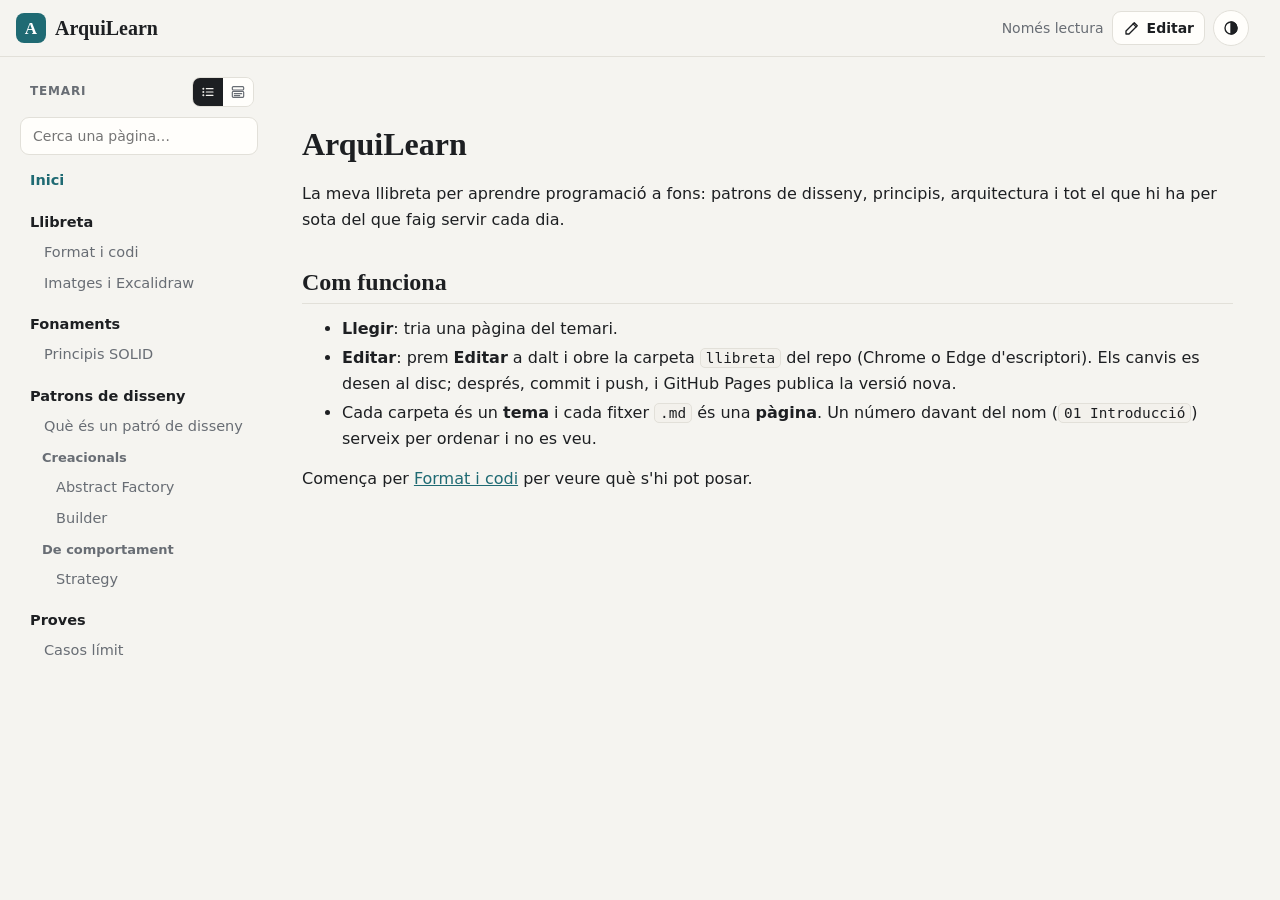
<file: index.html>
<!DOCTYPE html>
<html lang="ca">
<head>
<meta charset="utf-8">
<meta name="viewport" content="width=device-width, initial-scale=1, viewport-fit=cover">
<meta name="color-scheme" content="light dark">
<meta name="description" content="Llibreta d'aprenentatge: programació, patrons de disseny i arquitectura.">
<title>ArquiLearn</title>
<link rel="icon" type="image/svg+xml" href="assets/favicon.svg">
<link rel="stylesheet" href="css/styles.css?v=8">
<script>
  // Tema abans de pintar, perquè no parpellegi (la mateixa clau que Prefs.theme, a js/prefs.js).
  try { const th = localStorage.getItem('arqui:tema'); if (th) document.documentElement.dataset.theme = th; } catch {}
</script>
</head>
<body>
<header class="top">
  <a class="brand" href="#/"><span class="brand-k" aria-hidden="true">A</span>ArquiLearn</a>
  <div class="top-tools">
    <div id="mode" class="mode"></div>
    <button type="button" id="themeBtn" class="icon-btn" title="Tema clar o fosc" aria-label="Tema clar o fosc">
      <svg class="i" viewBox="0 0 24 24" aria-hidden="true"><circle cx="12" cy="12" r="8"/><path d="M12 4a8 8 0 0 1 0 16z" fill="currentColor"/></svg>
    </button>
  </div>
</header>

<div class="layout">
  <aside id="side" class="side" aria-label="Temari"></aside>
  <main id="view" class="main"></main>
</div>

<div id="toast" class="toast" role="status" aria-live="polite" hidden></div>

<script src="vendor/marked.umd.js?v=8"></script>
<script src="vendor/purify.min.js?v=8"></script>
<script src="vendor/highlight.min.js?v=8"></script>
<script src="js/prefs.js?v=8"></script>
<script src="js/util.js?v=8"></script>
<script src="js/temari.js?v=8"></script>
<script src="js/format.js?v=8"></script>
<script src="js/carpeta.js?v=8"></script>
<script src="js/render.js?v=8"></script>
<script src="js/arbre.js?v=8"></script>
<script src="js/pagina.js?v=8"></script>
<script src="js/editor.js?v=8"></script>
<script src="js/nova.js?v=8"></script>
<script src="js/app.js?v=8"></script>
</body>
</html>
</file>
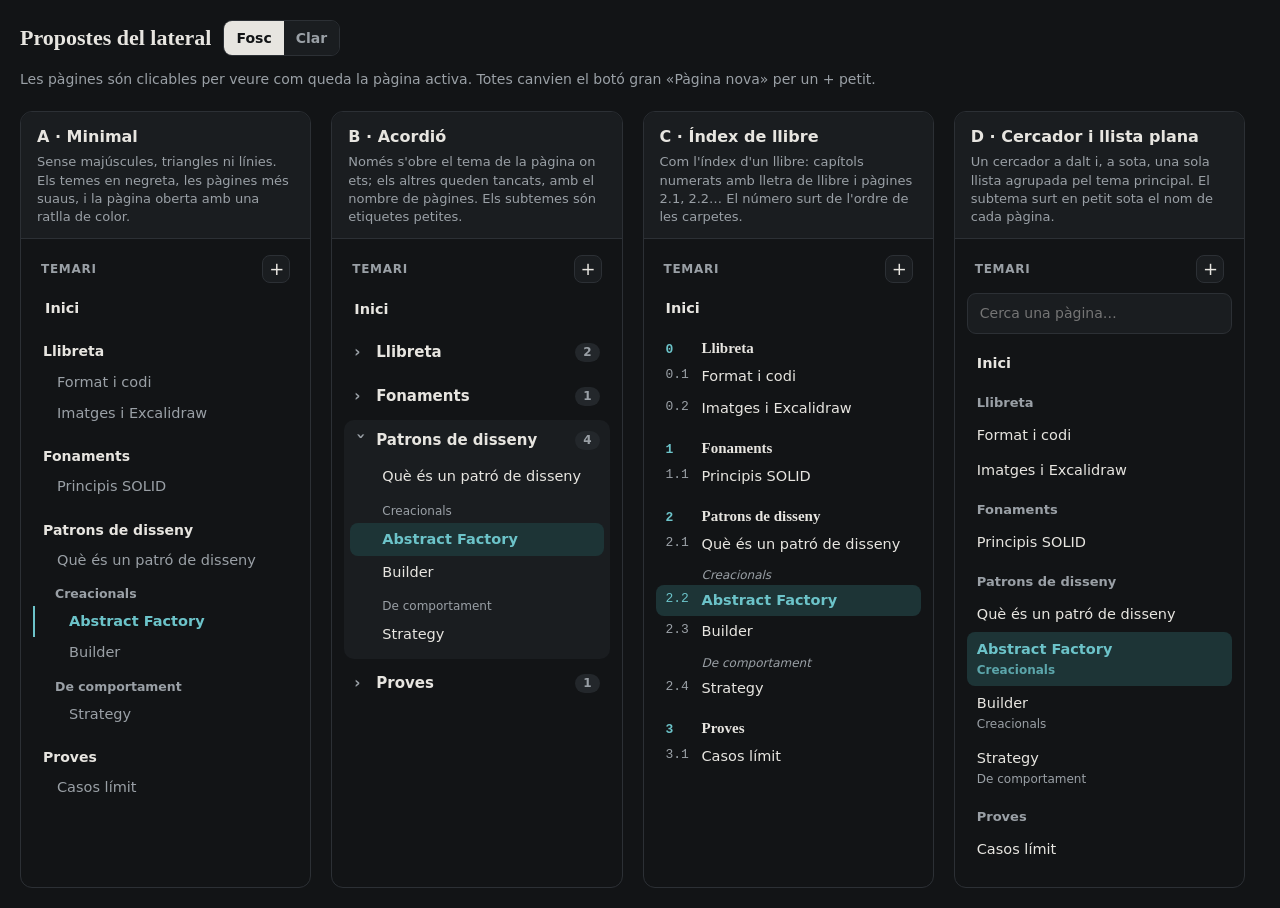
<file: propostes/lateral.html>
<!DOCTYPE html>
<html lang="ca" data-theme="dark">
<head>
<meta charset="utf-8">
<meta name="viewport" content="width=device-width, initial-scale=1">
<title>Propostes del lateral</title>
<!-- Fitxer temporal per triar com ha de ser el lateral. Es pot esborrar quan estigui decidit. -->
<link rel="stylesheet" href="../css/styles.css">
<style>
  body { padding: 20px; }
  .bar { display: flex; align-items: center; gap: 12px; margin-bottom: 20px; }
  .bar h1 { font: 700 22px var(--serif); margin: 0; }
  .grid { display: grid; grid-template-columns: repeat(auto-fill, minmax(280px, 1fr)); gap: 20px; }
  .card { background: var(--bg); border: 1px solid var(--line); border-radius: 12px; overflow: hidden; }
  .card > header { padding: 12px 16px; border-bottom: 1px solid var(--line); background: var(--panel); }
  .card > header b { font-size: 16px; }
  .card > header p { margin: 4px 0 0; color: var(--mute); font-size: 13px; line-height: 1.4; }
  .card > .side-demo { padding: 16px 12px 20px; }
  a { cursor: pointer; }

  /* Comú: capçalera «Temari» amb un + petit en lloc del botó gran */
  .head { display: flex; align-items: center; justify-content: space-between; padding: 0 8px 10px; }
  .head span { font-size: 12px; font-weight: 700; letter-spacing: .06em; text-transform: uppercase; color: var(--mute); }
  .plus { display: inline-grid; place-items: center; width: 28px; height: 28px; border-radius: 8px; border: 1px solid var(--line);
    color: var(--ink); background: var(--panel); text-decoration: none; font-size: 18px; line-height: 1; }
  .plus:hover { border-color: var(--accent); color: var(--accent); }

  /* ---------- A. Minimal ---------- */
  .a ul { list-style: none; margin: 0; padding: 0; }
  .a .topic { margin-top: 14px; }
  .a .topic > div { padding: 2px 10px 4px; font-size: 14px; font-weight: 600; color: var(--ink); }
  .a .sub > div { padding: 8px 10px 2px 22px; font-size: 12.5px; font-weight: 600; color: var(--mute); }
  .a a { display: block; padding: 4px 10px 4px 22px; color: var(--mute); text-decoration: none; font-size: 14.5px;
    border-left: 2px solid transparent; }
  .a .sub a { padding-left: 34px; }
  .a a:hover { color: var(--ink); }
  .a a.on { color: var(--accent); border-left-color: var(--accent); font-weight: 600; }
  .a .home { padding-left: 10px; color: var(--ink); font-weight: 600; }

  /* ---------- B. Acordió ---------- */
  .b details { border-radius: 10px; margin-bottom: 4px; }
  .b details[open] { background: var(--panel); }
  .b summary { list-style: none; display: flex; align-items: center; gap: 8px; padding: 8px 10px; border-radius: 10px;
    cursor: pointer; font-size: 15px; font-weight: 600; }
  .b summary::-webkit-details-marker { display: none; }
  .b summary:hover { background: var(--hover); }
  .b summary .n { margin-left: auto; font-size: 12px; color: var(--mute); background: var(--hover); border-radius: 999px; padding: 0 8px; }
  .b summary .chev { width: 14px; color: var(--mute); transition: transform .15s; }
  .b details[open] > summary .chev { transform: rotate(90deg); }
  .b .pages { padding: 0 6px 8px; }
  .b .label { padding: 8px 10px 2px 32px; font-size: 12px; color: var(--mute); }
  .b a { display: block; padding: 5px 10px 5px 32px; border-radius: 8px; color: var(--ink); text-decoration: none; font-size: 14.5px; }
  .b a:hover { background: var(--hover); }
  .b a.on { background: var(--accent-soft); color: var(--accent); font-weight: 600; }
  .b .home { padding-left: 10px; font-weight: 600; margin-bottom: 6px; }

  /* ---------- C. Índex de llibre ---------- */
  .c ol { list-style: none; margin: 0; padding: 0; }
  .c .ch { margin-top: 12px; }
  .c .ch > div { display: flex; gap: 10px; padding: 4px 10px; font: 700 15px var(--serif); }
  .c .num { color: var(--accent); font: 600 13px var(--mono); min-width: 26px; padding-top: 2px; }
  .c a { display: flex; gap: 10px; padding: 4px 10px; border-radius: 8px; color: var(--ink); text-decoration: none; font-size: 14.5px; }
  .c a .num { color: var(--mute); font-weight: 400; }
  .c a:hover { background: var(--hover); }
  .c a.on { background: var(--accent-soft); color: var(--accent); font-weight: 600; }
  .c a.on .num { color: var(--accent); }
  .c .grp { padding: 6px 10px 0 46px; font-size: 12px; color: var(--mute); font-style: italic; }
  .c .home { font-weight: 600; }

  /* ---------- D. Cercador i llista plana ---------- */
  .d input { width: 100%; padding: 8px 12px; margin-bottom: 12px; border: 1px solid var(--line); border-radius: 9px;
    background: var(--panel); color: var(--ink); font: inherit; font-size: 14px; }
  .d .grp { padding: 12px 10px 4px; font-size: 13px; font-weight: 600; color: var(--mute); }
  .d a { display: flex; flex-direction: column; padding: 6px 10px; border-radius: 8px; color: var(--ink); text-decoration: none; font-size: 14.5px; }
  .d a small { color: var(--mute); font-size: 12px; }
  .d a:hover { background: var(--hover); }
  .d a.on { background: var(--accent-soft); color: var(--accent); font-weight: 600; }
  .d a.on small { color: var(--accent); opacity: .8; }
  .d .home { font-weight: 600; }
</style>
</head>
<body>
<div class="bar">
  <h1>Propostes del lateral</h1>
  <div class="seg" role="group">
    <button type="button" data-theme-btn="dark" aria-pressed="true">Fosc</button>
    <button type="button" data-theme-btn="light" aria-pressed="false">Clar</button>
  </div>
</div>
<p class="hint" style="margin:-8px 0 20px">Les pàgines són clicables per veure com queda la pàgina activa. Totes canvien el botó gran «Pàgina nova» per un + petit.</p>

<div class="grid">

  <!-- A -->
  <section class="card">
    <header><b>A · Minimal</b>
      <p>Sense majúscules, triangles ni línies. Els temes en negreta, les pàgines més suaus, i la pàgina oberta amb una ratlla de color.</p></header>
    <nav class="side-demo a">
      <div class="head"><span>Temari</span><button type="button" class="plus" title="Pàgina nova">+</button></div>
      <a class="home">Inici</a>
      <ul>
        <li class="topic"><div>Llibreta</div><ul><li><a>Format i codi</a></li><li><a>Imatges i Excalidraw</a></li></ul></li>
        <li class="topic"><div>Fonaments</div><ul><li><a>Principis SOLID</a></li></ul></li>
        <li class="topic"><div>Patrons de disseny</div><ul>
          <li><a>Què és un patró de disseny</a></li>
          <li class="sub"><div>Creacionals</div><ul><li><a class="on">Abstract Factory</a></li><li><a>Builder</a></li></ul></li>
          <li class="sub"><div>De comportament</div><ul><li><a>Strategy</a></li></ul></li>
        </ul></li>
        <li class="topic"><div>Proves</div><ul><li><a>Casos límit</a></li></ul></li>
      </ul>
    </nav>
  </section>

  <!-- B -->
  <section class="card">
    <header><b>B · Acordió</b>
      <p>Només s'obre el tema de la pàgina on ets; els altres queden tancats, amb el nombre de pàgines. Els subtemes són etiquetes petites.</p></header>
    <nav class="side-demo b">
      <div class="head"><span>Temari</span><button type="button" class="plus" title="Pàgina nova">+</button></div>
      <a class="home">Inici</a>
      <details><summary><span class="chev">›</span>Llibreta<span class="n">2</span></summary>
        <div class="pages"><a>Format i codi</a><a>Imatges i Excalidraw</a></div></details>
      <details><summary><span class="chev">›</span>Fonaments<span class="n">1</span></summary>
        <div class="pages"><a>Principis SOLID</a></div></details>
      <details open><summary><span class="chev">›</span>Patrons de disseny<span class="n">4</span></summary>
        <div class="pages"><a>Què és un patró de disseny</a>
          <div class="label">Creacionals</div><a class="on">Abstract Factory</a><a>Builder</a>
          <div class="label">De comportament</div><a>Strategy</a></div></details>
      <details><summary><span class="chev">›</span>Proves<span class="n">1</span></summary>
        <div class="pages"><a>Casos límit</a></div></details>
    </nav>
  </section>

  <!-- C -->
  <section class="card">
    <header><b>C · Índex de llibre</b>
      <p>Com l'índex d'un llibre: capítols numerats amb lletra de llibre i pàgines 2.1, 2.2… El número surt de l'ordre de les carpetes.</p></header>
    <nav class="side-demo c">
      <div class="head"><span>Temari</span><button type="button" class="plus" title="Pàgina nova">+</button></div>
      <a class="home">Inici</a>
      <ol>
        <li class="ch"><div><span class="num">0</span>Llibreta</div><ol>
          <li><a><span class="num">0.1</span>Format i codi</a></li><li><a><span class="num">0.2</span>Imatges i Excalidraw</a></li></ol></li>
        <li class="ch"><div><span class="num">1</span>Fonaments</div><ol>
          <li><a><span class="num">1.1</span>Principis SOLID</a></li></ol></li>
        <li class="ch"><div><span class="num">2</span>Patrons de disseny</div><ol>
          <li><a><span class="num">2.1</span>Què és un patró de disseny</a></li>
          <li class="grp">Creacionals</li>
          <li><a class="on"><span class="num">2.2</span>Abstract Factory</a></li><li><a><span class="num">2.3</span>Builder</a></li>
          <li class="grp">De comportament</li>
          <li><a><span class="num">2.4</span>Strategy</a></li></ol></li>
        <li class="ch"><div><span class="num">3</span>Proves</div><ol>
          <li><a><span class="num">3.1</span>Casos límit</a></li></ol></li>
      </ol>
    </nav>
  </section>

  <!-- D -->
  <section class="card">
    <header><b>D · Cercador i llista plana</b>
      <p>Un cercador a dalt i, a sota, una sola llista agrupada pel tema principal. El subtema surt en petit sota el nom de cada pàgina.</p></header>
    <nav class="side-demo d">
      <div class="head"><span>Temari</span><button type="button" class="plus" title="Pàgina nova">+</button></div>
      <input type="search" placeholder="Cerca una pàgina…">
      <a class="home">Inici</a>
      <div class="grp">Llibreta</div><a>Format i codi</a><a>Imatges i Excalidraw</a>
      <div class="grp">Fonaments</div><a>Principis SOLID</a>
      <div class="grp">Patrons de disseny</div>
      <a>Què és un patró de disseny</a>
      <a class="on">Abstract Factory<small>Creacionals</small></a>
      <a>Builder<small>Creacionals</small></a>
      <a>Strategy<small>De comportament</small></a>
      <div class="grp">Proves</div><a>Casos límit</a>
    </nav>
  </section>

</div>

<script>
  // Tema i pàgina activa (només per a la demostració).
  document.querySelectorAll('[data-theme-btn]').forEach(button => {
    button.onclick = () => {
      document.documentElement.dataset.theme = button.dataset.themeBtn;
      document.querySelectorAll('[data-theme-btn]').forEach(b => b.setAttribute('aria-pressed', b === button));
    };
  });
  document.querySelectorAll('.side-demo').forEach(nav => {
    nav.addEventListener('click', event => {
      const link = event.target.closest("a");
      if (!link) return;
      nav.querySelectorAll('a.on').forEach(a => a.classList.remove('on'));
      link.classList.add('on');
    });
  });
  // D: el cercador filtra de veritat.
  const search = document.querySelector('.d input');
  search.oninput = () => {
    const text = search.value.trim().toLowerCase();
    document.querySelectorAll('.d a').forEach(a => { a.hidden = !!text && !a.textContent.toLowerCase().includes(text); });
    document.querySelectorAll('.d .grp').forEach(group => {
      let next = group.nextElementSibling, any = false;
      while (next && !next.classList.contains('grp')) { if (next.tagName === 'A' && !next.hidden) any = true; next = next.nextElementSibling; }
      group.hidden = !!text && !any;
    });
  };
</script>
</body>
</html>
</file>
<file: css/styles.css>
/* Mobile-first. Colors com a variables; el tema fosc només en canvia els valors. */
:root {
  --bg: #f5f4f0; --panel: #fffefb; --ink: #1d1f22; --mute: #686d74; --line: #e2e0d9; --hover: #eeece6;
  --accent: #1f6a73; --accent-ink: #ffffff; --accent-soft: #e0eff0;
  --warn: #9a620f; --danger: #b3352f;
  --code-bg: #f3f1ec; --code-ink: #24292f;
  --tk-keyword: #a3317a; --tk-string: #1d7a43; --tk-number: #a15c00; --tk-comment: #7b8088;
  --tk-title: #2c5fb3; --tk-type: #8a5300; --tk-attr: #2a6f97; --tk-meta: #6a4bb0;
  --serif: Georgia, "Iowan Old Style", "Times New Roman", serif;
  --sans: system-ui, -apple-system, "Segoe UI", Roboto, sans-serif;
  --mono: ui-monospace, "Cascadia Code", "JetBrains Mono", Consolas, "SF Mono", Menlo, monospace;
  --r: 12px;
  color-scheme: light;
}
:root[data-theme="dark"] {
  --bg: #121416; --panel: #1a1d20; --ink: #e7e5e0; --mute: #9aa0a6; --line: #2c3035; --hover: #23272b;
  --accent: #6cc3c9; --accent-ink: #0f1a1b; --accent-soft: #1d3436;
  --warn: #e3b252; --danger: #ff8a7a;
  --code-bg: #16191c; --code-ink: #dcdfe3;
  --tk-keyword: #f08fc3; --tk-string: #8bd49c; --tk-number: #f2b866; --tk-comment: #7d858e;
  --tk-title: #82aaff; --tk-type: #e5c07b; --tk-attr: #7fc8e8; --tk-meta: #c3a6ff;
  color-scheme: dark;
}

* { box-sizing: border-box; }
[hidden] { display: none !important; }
/* Sempre hi ha lloc per a la barra de desplaçament: si no, en aparèixer, tot es mou cap a l'esquerra. */
html { -webkit-text-size-adjust: 100%; scrollbar-gutter: stable; background: var(--bg); } /* el fons també sota la barra */
body { margin: 0; min-height: 100vh; background: var(--bg); color: var(--ink); font: 16px/1.6 var(--sans); }
a { color: var(--accent); }
button, input, select, textarea { font: inherit; color: inherit; }
button { cursor: pointer; }
:focus-visible { outline: 2px solid var(--accent); outline-offset: 2px; }
svg.i {
  width: 18px;
  height: 18px;
  flex: none;
  fill: none;
  stroke: currentColor;
  stroke-width: 1.8;
  stroke-linecap: round;
  stroke-linejoin: round;
}
.h { font: 700 26px/1.2 var(--serif); margin: 0 0 14px; }
.hint { color: var(--mute); font-size: 14px; margin: 6px 0 0; }
.warn { color: var(--warn); font-size: 14px; margin: 8px 0 0; }
.row { display: flex; flex-wrap: wrap; gap: 8px; margin-top: 16px; align-items: center; }
.panel { background: var(--panel); border: 1px solid var(--line); border-radius: var(--r); padding: 18px; }

/* ---------- Botons ---------- */
.btn {
  display: inline-flex; align-items: center; justify-content: center; gap: 6px; padding: 8px 14px;
  border: 1px solid var(--line); border-radius: 9px; background: var(--panel); color: var(--ink);
  font-weight: 600; font-size: 15px; text-decoration: none; white-space: nowrap;
}
.btn:hover { border-color: var(--mute); }
.btn.primary { background: var(--accent); border-color: var(--accent); color: var(--accent-ink); }
.btn:disabled { opacity: .45; cursor: default; }
.btn.small { padding: 5px 10px; font-size: 14px; }
.icon-btn {
  display: inline-grid; place-items: center; width: 36px; height: 36px; flex: none; padding: 0;
  border: 1px solid var(--line); border-radius: 50%; background: var(--panel); color: var(--ink);
}
.icon-btn:hover { border-color: var(--mute); }
.icon-btn.danger { color: var(--danger); }
/* Botons amb estat, un al costat de l'altre (Escriure / Vista prèvia). */
.seg { display: inline-flex; border: 1px solid var(--line); border-radius: 9px; overflow: hidden; }
.seg button { border: 0; background: var(--panel); padding: 6px 12px; font-size: 14px; font-weight: 600; color: var(--mute); }
.seg button[aria-pressed="true"] { background: var(--ink); color: var(--bg); }

/* ---------- Capçalera ---------- */
.top {
  position: sticky; top: 0; z-index: 10; display: flex; align-items: center; gap: 12px;
  padding: 10px 16px; padding-top: calc(10px + env(safe-area-inset-top));
  background: var(--bg); border-bottom: 1px solid var(--line);
}
.brand { display: flex; align-items: center; gap: 9px; color: var(--ink); text-decoration: none; font: 700 20px/1 var(--serif); }
.brand-k {
  display: grid;
  place-items: center;
  width: 30px;
  height: 30px;
  border-radius: 8px;
  background: var(--accent);
  color: var(--accent-ink);
  font: 700 17px/1 var(--serif);
}
.top-tools { margin-left: auto; display: flex; align-items: center; gap: 8px; }
.mode { display: flex; align-items: center; gap: 8px; }
.mode-text { display: none; align-items: center; gap: 5px; color: var(--mute); font-size: 14px; }

/* ---------- Estructura: lateral (temari) + contingut ---------- */
.layout { display: flex; flex-direction: column; }
.main { flex: 1; min-width: 0; padding: 16px; }
.side { display: none; padding: 16px 16px 0; }
/* Al mòbil, el temari només surt a l'inici. */
body[data-screen="home"] .side { display: block; }

/* Capçalera del lateral: «Temari», els dos modes i el + de pàgina nova. */
.side-head { display: flex; align-items: center; gap: 6px; padding: 0 4px 10px 10px; }
.side-title { margin-right: auto; font-size: 12px; font-weight: 700; letter-spacing: .07em; text-transform: uppercase; color: var(--mute); }
.side-modes { display: inline-flex; border: 1px solid var(--line); border-radius: 8px; overflow: hidden; }
.side-modes button { display: inline-grid; place-items: center; width: 30px; height: 28px; padding: 0; border: 0; background: var(--panel); color: var(--mute); }
.side-modes button[aria-pressed="true"] { background: var(--ink); color: var(--bg); }
.side-modes svg.i, .side-add svg.i { width: 16px; height: 16px; }
.side-add {
  display: inline-grid; place-items: center; width: 30px; height: 30px; border: 1px solid var(--line); border-radius: 8px;
  background: var(--panel); color: var(--ink);
}
.side-add:hover { border-color: var(--accent); color: var(--accent); }
.side-search {
  width: 100%; margin-bottom: 10px; padding: 7px 12px; border: 1px solid var(--line); border-radius: 9px;
  background: var(--panel); font-size: 14px;
}
.side .hint { padding: 0 10px; }

/* Arbre, comú als dos modes */
.tree { list-style: none; margin: 0; padding: 0; }
.tree-home, .tree-page { display: block; padding: 4px 10px; color: var(--mute); text-decoration: none; font-size: 14.5px; }
.tree-home { color: var(--ink); font-weight: 600; }
.tree-home:hover, .tree-page:hover { color: var(--ink); }
.tree-home.on, .tree-page.on { color: var(--accent); font-weight: 600; }
.tree-name { font-size: 14.5px; font-weight: 600; color: var(--ink); }

/* A · Tot obert: sense desplegables; la pàgina oberta porta una ratlla de color a l'esquerra. */
.tree-open .tree-topic { margin-top: 12px; }
.tree-open .tree-name { padding: 2px 10px 3px; }
.tree-open .tree .tree-topic { margin-top: 4px; }
.tree-open .tree .tree-name { padding-left: 22px; font-size: 13px; color: var(--mute); }
.tree-open .tree-page { padding-left: 22px; border-left: 2px solid transparent; }
.tree-open .tree .tree .tree-page { padding-left: 34px; }
.tree-open .tree .tree .tree .tree-name { padding-left: 34px; }
.tree-open .tree .tree .tree .tree-page { padding-left: 46px; }
.tree-open .tree-page.on { border-left-color: var(--accent); }

/* B · Acordió: cada tema principal es plega; els subtemes són etiquetes petites. */
.tree-accordion > .tree-topic { margin-top: 3px; }
.tree-fold { border-radius: 10px; }
.tree-fold[open] { background: var(--panel); }
.tree-fold > summary {
  display: flex; align-items: center; gap: 8px; padding: 6px 10px; border-radius: 10px; cursor: pointer; list-style: none;
}
.tree-fold > summary::-webkit-details-marker { display: none; }
.tree-fold > summary:hover { background: var(--hover); }
.tree-chev { width: 10px; color: var(--mute); transition: transform .15s; }
.tree-fold[open] > summary .tree-chev { transform: rotate(90deg); }
.tree-count {
  margin-left: auto; padding: 0 8px; border-radius: 999px; background: var(--hover); color: var(--mute);
  font-size: 12px; font-variant-numeric: tabular-nums;
}
.tree-fold > .tree { padding: 0 6px 8px; }
.tree-accordion .tree-label { display: block; padding: 8px 10px 2px 28px; font-size: 12px; font-weight: 600; color: var(--mute); }
.tree-accordion .tree-page { padding-left: 28px; border-radius: 8px; color: var(--ink); }
.tree-accordion .tree-page:hover { background: var(--hover); }
.tree-accordion .tree-page.on { background: var(--accent-soft); }
@media (prefers-reduced-motion: reduce) { .tree-chev { transition: none; } }

/* ---------- Pàgina ---------- */
.page-head { display: flex; align-items: center; justify-content: space-between; gap: 10px; min-height: 36px; margin-bottom: 8px; }
.crumbs { display: flex; flex-wrap: wrap; gap: 6px; color: var(--mute); font-size: 14px; }
.crumbs a { color: var(--mute); }
.page-head .btn { margin-left: auto; }

/* El contingut de les pàgines (també la vista prèvia de l'editor). */
.doc { max-width: 780px; overflow-wrap: break-word; }
.doc h1 { font: 700 32px/1.2 var(--serif); margin: 8px 0 18px; }
.doc h2 { font: 700 24px/1.25 var(--serif); margin: 34px 0 12px; padding-bottom: 6px; border-bottom: 1px solid var(--line); }
.doc h3 { font: 700 19px/1.3 var(--sans); margin: 26px 0 8px; }
.doc h4 { font: 700 16px/1.3 var(--sans); margin: 20px 0 6px; }
.doc p, .doc ul, .doc ol { margin: 0 0 14px; }
.doc li + li { margin-top: 4px; }
.doc blockquote {
  margin: 0 0 14px; padding: 10px 16px; border-left: 4px solid var(--accent);
  background: var(--accent-soft); border-radius: 0 10px 10px 0;
}
.doc blockquote > :last-child { margin-bottom: 0; }
.doc hr { border: 0; border-top: 1px solid var(--line); margin: 28px 0; }
.doc kbd {
  font: 600 .82em var(--mono); padding: 1px 6px; border: 1px solid var(--line); border-bottom-width: 2px;
  border-radius: 5px; background: var(--panel);
}
.doc mark { background: var(--accent-soft); color: inherit; padding: 0 3px; border-radius: 3px; }
/* Llista de tasques (- [x] …): la casella fa de pic. */
.doc li:has(> input[type="checkbox"]) { list-style: none; margin-left: -1.3em; }
.doc li > input[type="checkbox"] { margin: 0 6px 0 0; accent-color: var(--accent); }
/* Desplegables (<details>), per exemple per a les respostes de les preguntes de repàs. */
.doc details { margin: 0 0 12px; padding: 10px 14px; border: 1px solid var(--line); border-radius: 10px; background: var(--panel); }
.doc details > summary { cursor: pointer; font-weight: 600; }
.doc details[open] > summary { margin-bottom: 8px; }
.doc details > :last-child { margin-bottom: 0; }
.doc img { max-width: 100%; height: auto; border-radius: 8px; }
.doc .img-missing { display: inline-block; padding: 10px; border: 1px dashed var(--danger); border-radius: 8px; color: var(--danger); font-size: 14px; }
:root[data-theme="dark"] .doc img.svg { background: #f4f2ee; padding: 8px; }
.doc table { display: block; max-width: 100%; overflow-x: auto; border-collapse: collapse; margin: 0 0 16px; font-size: 15px; }
.doc th, .doc td { border: 1px solid var(--line); padding: 6px 12px; text-align: left; vertical-align: top; }
.doc th { background: var(--hover); }
.doc :not(pre) > code {
  font: .9em var(--mono); background: var(--code-bg); border: 1px solid var(--line); border-radius: 5px; padding: 1px 5px;
}

/* ---------- Codi ---------- */
.doc figure.code { margin: 0 0 16px; border: 1px solid var(--line); border-radius: 10px; overflow: hidden; background: var(--code-bg); }
.doc figure.code figcaption {
  padding: 4px 12px; border-bottom: 1px solid var(--line); color: var(--mute);
  font: 600 12px/1.6 var(--mono); text-transform: lowercase;
}
.doc pre { margin: 0; padding: 12px 14px; overflow-x: auto; }
.doc pre code { font: 14px/1.55 var(--mono); color: var(--code-ink); tab-size: 4; font-variant-ligatures: none; }
.hljs-keyword, .hljs-selector-tag, .hljs-built_in, .hljs-literal, .hljs-doctag { color: var(--tk-keyword); }
.hljs-string, .hljs-regexp, .hljs-addition, .hljs-template-tag { color: var(--tk-string); }
.hljs-number, .hljs-symbol, .hljs-bullet { color: var(--tk-number); }
.hljs-comment, .hljs-quote { color: var(--tk-comment); font-style: italic; }
.hljs-title, .hljs-section, .hljs-name { color: var(--tk-title); }
.hljs-type, .hljs-class .hljs-title, .hljs-title.class_ { color: var(--tk-type); }
.hljs-attr, .hljs-attribute, .hljs-variable, .hljs-property, .hljs-params { color: var(--tk-attr); }
.hljs-meta, .hljs-selector-class, .hljs-selector-id, .hljs-tag { color: var(--tk-meta); }
.hljs-deletion { color: var(--danger); }
.hljs-emphasis { font-style: italic; }
.hljs-strong { font-weight: 700; }

/* ---------- Editor ---------- */
.ed-head { display: flex; flex-wrap: wrap; align-items: center; gap: 10px; margin-bottom: 10px; }
.ed-path { flex: 1 1 100%; margin: 0; color: var(--mute); font: 13px var(--mono); overflow-wrap: anywhere; }
.ed-actions { display: flex; align-items: center; gap: 8px; margin-left: auto; }
.ed-tools {
  display: flex; flex-wrap: wrap; gap: 4px; padding: 6px; margin-bottom: 10px;
  background: var(--panel); border: 1px solid var(--line); border-radius: 10px;
}
.ed-tools button {
  display: inline-grid; place-items: center; min-width: 36px; height: 34px; padding: 0 8px;
  border: 0; border-radius: 7px; background: none; font: 600 14px var(--mono);
}
.ed-tools button:hover { background: var(--hover); }
.ed-tools [data-tool="bold"] { font-family: var(--sans); font-weight: 800; }
.ed-tools [data-tool="italic"] { font-family: var(--serif); font-style: italic; }
.ed-split { display: grid; gap: 16px; }
.ed-text {
  width: 100%; min-height: 65vh; padding: 14px; resize: vertical; border: 1px solid var(--line); border-radius: 10px;
  background: var(--panel); font: 14.5px/1.6 var(--mono); tab-size: 4;
  font-variant-ligatures: none; /* que >= es vegi tal com s'escriu, no com a ≥ */
}
.ed-preview {
  min-height: 65vh; padding: 4px 18px 18px; border: 1px dashed var(--line); border-radius: 10px; background: var(--panel);
}
.ed-split[data-tab="write"] .ed-preview, .ed-split[data-tab="preview"] .ed-text { display: none; }

/* ---------- Pàgina nova ---------- */
.new-form { max-width: 560px; }
.new-form label { display: block; margin-top: 16px; font-weight: 600; }
.new-form input {
  display: block; width: 100%; margin-top: 6px; padding: 9px 12px;
  border: 1px solid var(--line); border-radius: 9px; background: var(--bg); font-weight: 400;
}
.new-form code { font: .9em var(--mono); }

/* ---------- Avisos ---------- */
.toast {
  position: fixed; left: 50%; bottom: calc(20px + env(safe-area-inset-bottom)); z-index: 20; transform: translateX(-50%);
  max-width: calc(100% - 32px); padding: 9px 16px; border-radius: 10px; background: var(--ink); color: var(--bg);
  font-size: 14px; font-weight: 600; box-shadow: 0 6px 20px rgba(0, 0, 0, .2);
}

/* ---------- Pantalles grans ---------- */
@media (min-width: 640px) {
  .mode-text { display: inline-flex; }
  .ed-path { flex: 1 1 auto; }
}
@media (min-width: 900px) {
  /* A l'ordinador: el lateral i el text (fins a 1100 px) com un sol bloc centrat a la pantalla. Al mòbil, tot és a tota l'amplada. */
  .doc { max-width: 1100px; }
  .layout { flex-direction: row; align-items: flex-start; max-width: 1450px; margin: 0 auto; }
  .side, body[data-screen="home"] .side {
    display: block; position: sticky; top: 57px; width: 270px; flex: none;
    max-height: calc(100vh - 57px); overflow-y: auto; padding: 20px 12px 20px 20px;
  }
  .main { padding: 24px 32px 48px; }
  /* L'editor fa servir tota l'amplada, amb el text i la vista prèvia de costat. */
  body[data-screen="edit"] .side { display: none; }
  .ed-tabs { display: none; }
  .ed-split, .ed-split[data-tab] { grid-template-columns: 1fr 1fr; }
  .ed-split[data-tab] .ed-text, .ed-split[data-tab] .ed-preview { display: block; height: calc(100vh - 210px); min-height: 400px; }
  .ed-text { resize: none; }
  .ed-preview { overflow-y: auto; }
}
</file>
